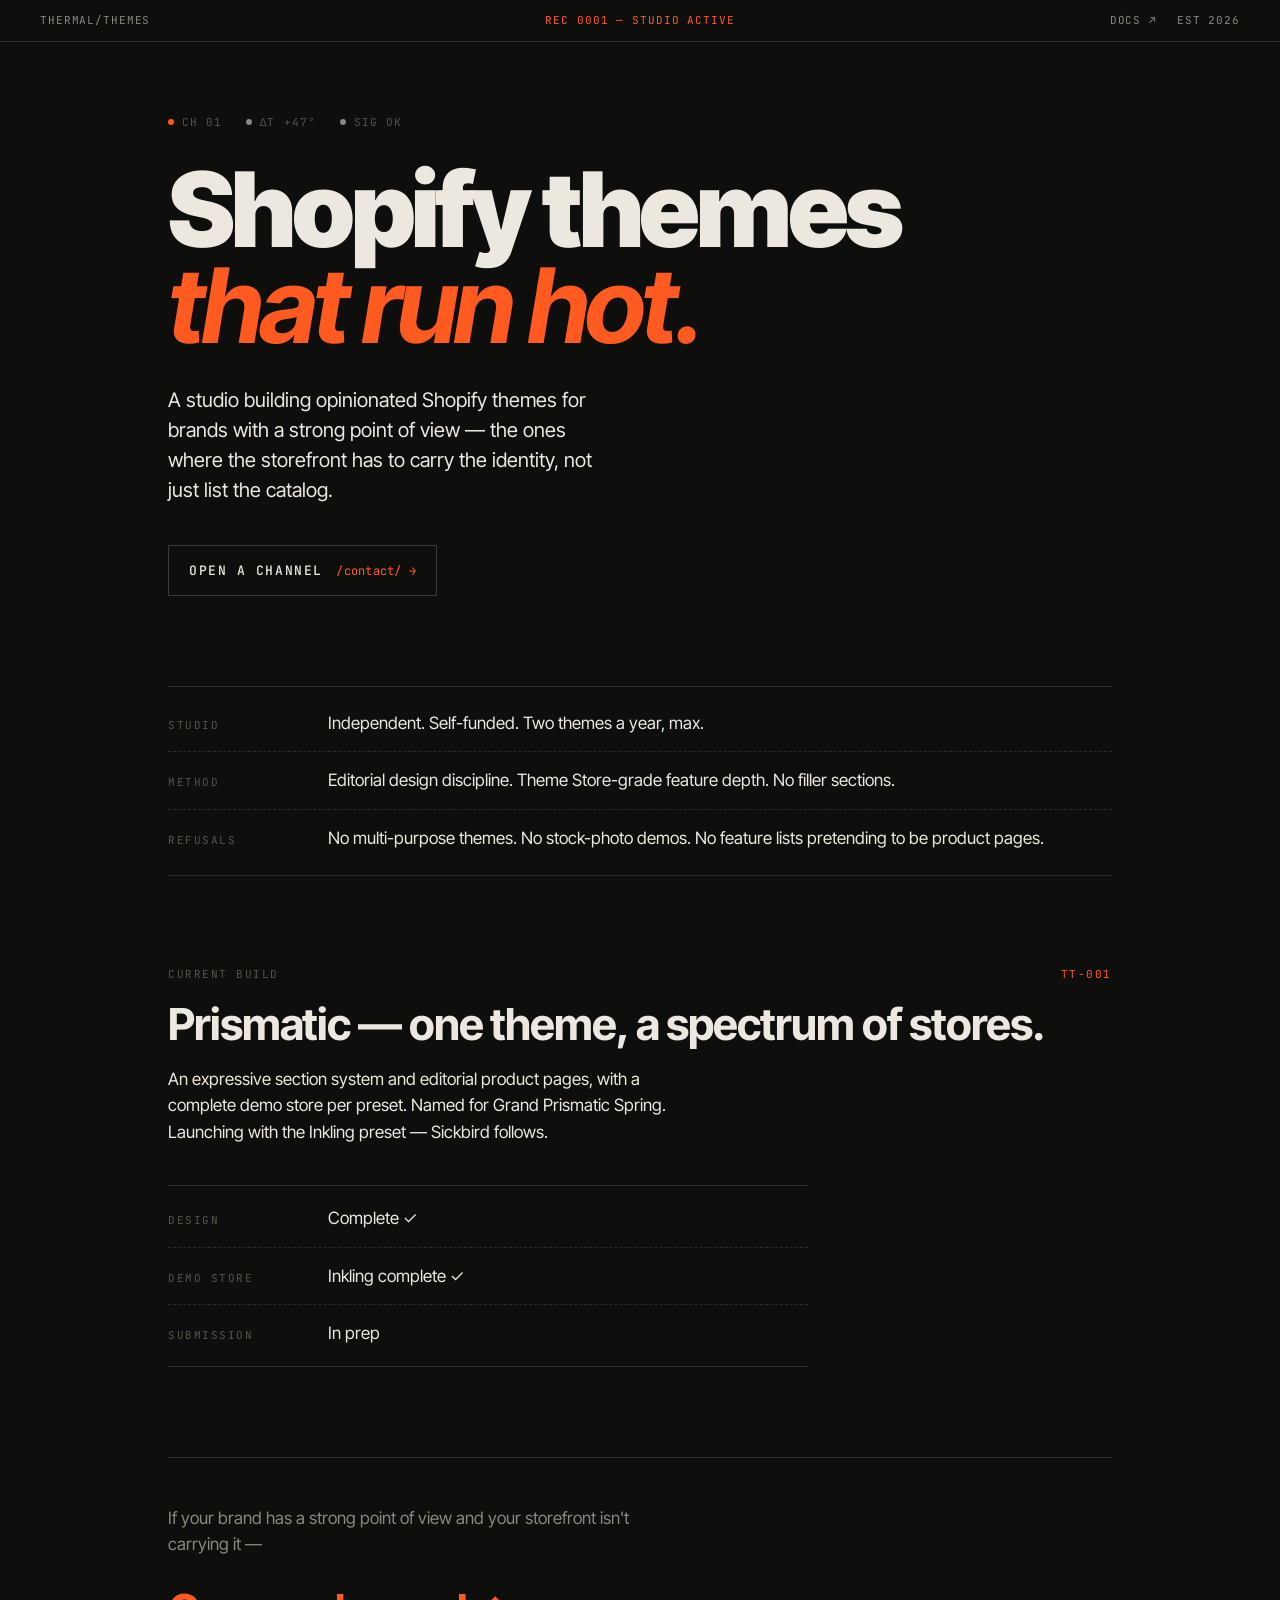
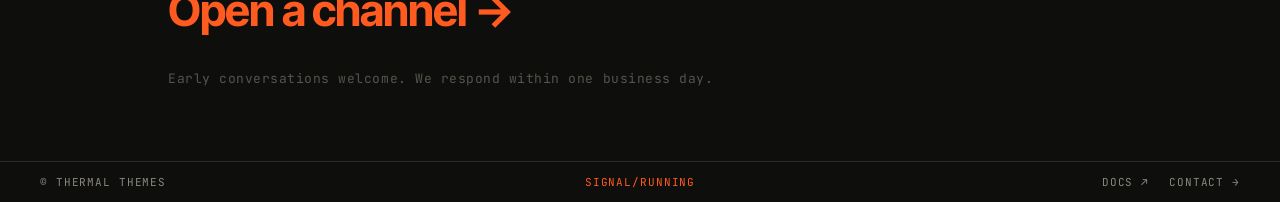
<file: index.html>
<!DOCTYPE html>
<html lang="en">
<head>
  <meta charset="UTF-8">
  <meta name="viewport" content="width=device-width, initial-scale=1.0">
  <title>Thermal Themes</title>
  <meta name="description" content="A studio building opinionated Shopify themes for brands with a strong point of view — storefronts that carry the identity, not just list the catalog.">
  <link rel="preconnect" href="https://fonts.googleapis.com">
  <link rel="preconnect" href="https://fonts.gstatic.com" crossorigin>
  <link rel="stylesheet" href="https://fonts.googleapis.com/css2?family=JetBrains+Mono:wght@400;500;700&family=Inter+Tight:wght@400;500;700;900&display=swap">
  <link rel="stylesheet" href="style.css">
</head>
<body>
  <div class="grain"></div>

  <header class="bar bar--top">
    <span class="bar__item">THERMAL/THEMES</span>
    <span class="bar__item bar__item--center">REC 0001 — STUDIO ACTIVE</span>
    <span class="bar__item bar__item--right bar__item--nav">
      <a class="bar__link" href="https://docs.thermalthemes.com/">DOCS ↗</a>
      <span>EST 2026</span>
    </span>
  </header>

  <main class="stage">

    <section class="hero">
      <div class="hero__chrome">
        <span class="tick">CH 01</span>
        <span class="tick">∆T +47°</span>
        <span class="tick">SIG OK</span>
      </div>
      <h1 class="hero__title">
        <span class="hero__line">Shopify themes</span>
        <span class="hero__line hero__line--accent">that run hot.</span>
      </h1>
      <p class="hero__lede">
        A studio building opinionated Shopify themes for brands with a strong point of view — the ones where the storefront has to carry the identity, not just list the catalog.
      </p>
      <div class="hero__meta">
        <a class="cta" href="/contact/">
          <span class="cta__label">Open a channel</span>
          <span class="cta__addr">/contact/ →</span>
        </a>
      </div>
    </section>

    <section class="readout" aria-label="Studio status">
      <div class="readout__row">
        <span class="readout__key">STUDIO</span>
        <span class="readout__val">Independent. Self-funded. Two themes a year, max.</span>
      </div>
      <div class="readout__row">
        <span class="readout__key">METHOD</span>
        <span class="readout__val">Editorial design discipline. Theme Store-grade feature depth. No filler sections.</span>
      </div>
      <div class="readout__row">
        <span class="readout__key">REFUSALS</span>
        <span class="readout__val">No multi-purpose themes. No stock-photo demos. No feature lists pretending to be product pages.</span>
      </div>
    </section>

    <section class="dev">
      <div class="dev__head">
        <span class="dev__label">CURRENT BUILD</span>
        <span class="dev__id">TT-001</span>
      </div>
      <h2 class="dev__title">Prismatic — one theme, a spectrum of stores.</h2>
      <p class="dev__copy">
        An expressive section system and editorial product pages, with a complete demo store per preset. Named for Grand Prismatic Spring. Launching with the Inkling preset — Sickbird follows.
      </p>
      <div class="dev__status">
        <div class="readout__row">
          <span class="readout__key">DESIGN</span>
          <span class="readout__val">Complete ✓</span>
        </div>
        <div class="readout__row">
          <span class="readout__key">DEMO STORE</span>
          <span class="readout__val">Inkling complete ✓</span>
        </div>
        <div class="readout__row">
          <span class="readout__key">SUBMISSION</span>
          <span class="readout__val">In prep</span>
        </div>
      </div>
    </section>

    <section class="contact">
      <p class="contact__pre">If your brand has a strong point of view and your storefront isn't carrying it —</p>
      <a class="contact__link" href="/contact/">Open a channel →</a>
      <p class="contact__sub">Early conversations welcome. We respond within one business day.</p>
    </section>

  </main>

  <footer class="bar bar--bottom">
    <span class="bar__item">© THERMAL THEMES</span>
    <span class="bar__item bar__item--center">SIGNAL/RUNNING</span>
    <span class="bar__item bar__item--right bar__item--nav">
      <a class="bar__link" href="https://docs.thermalthemes.com/">DOCS ↗</a>
      <a class="bar__link" href="/contact/">CONTACT →</a>
    </span>
  </footer>
</body>
</html>
</file>
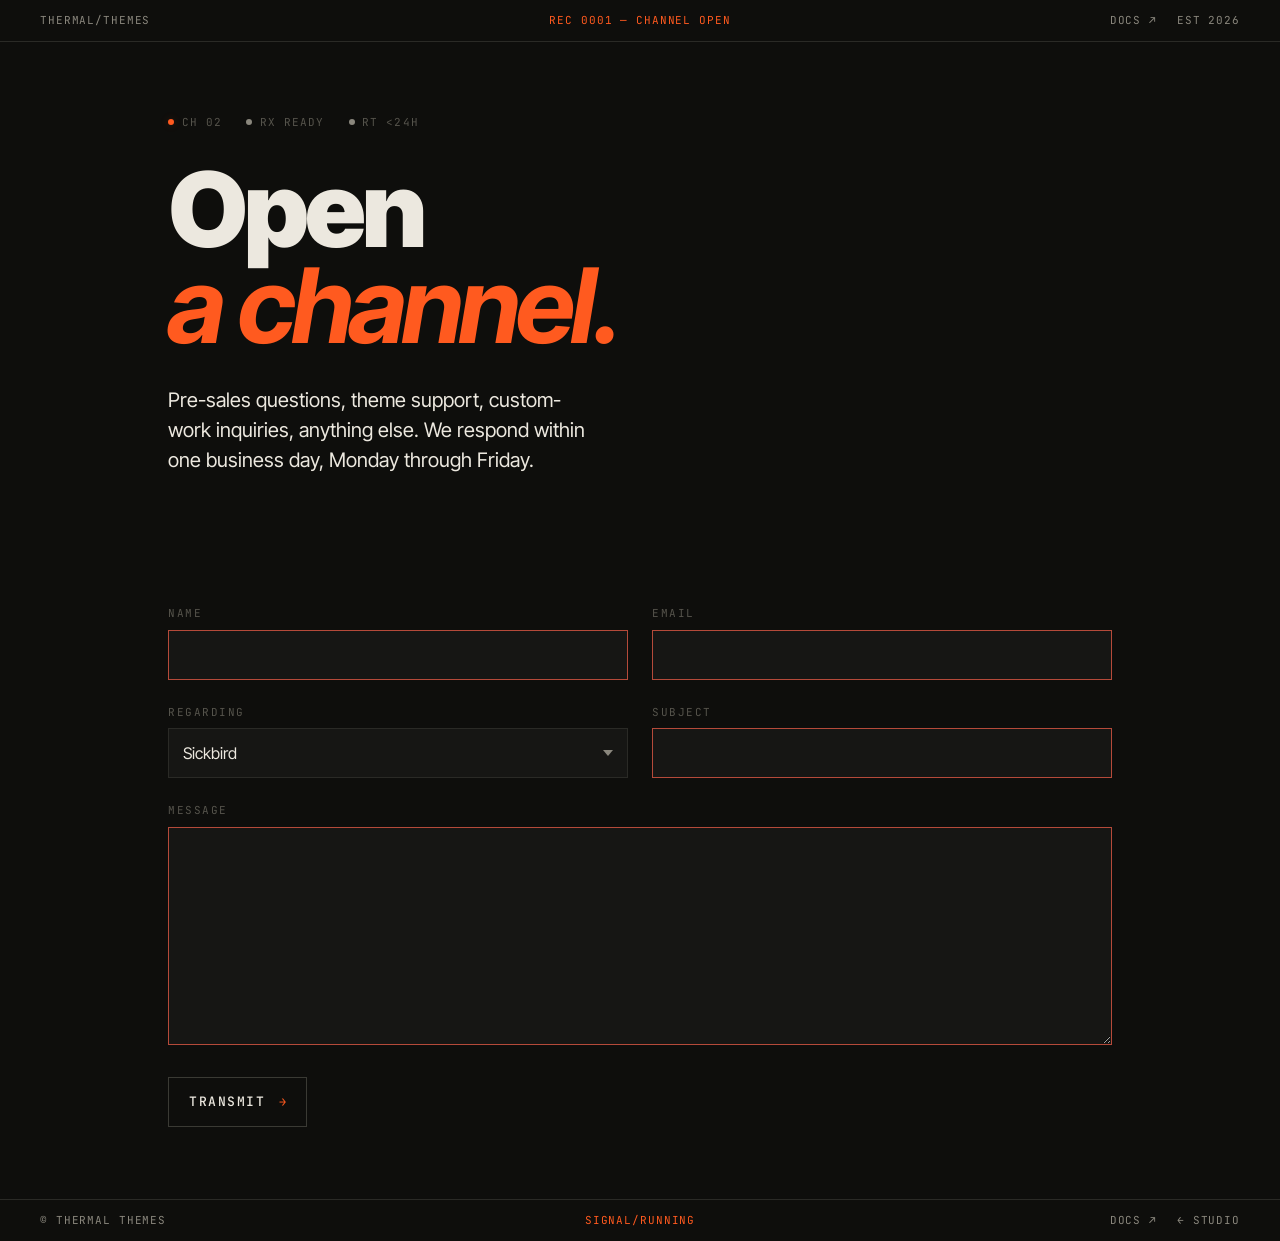
<file: contact/index.html>
<!DOCTYPE html>
<html lang="en">
<head>
  <meta charset="UTF-8">
  <meta name="viewport" content="width=device-width, initial-scale=1.0">
  <title>Contact — Thermal Themes</title>
  <meta name="description" content="Contact Thermal Themes. Pre-sales questions, theme support, custom work inquiries. Response within one business day.">
  <link rel="preconnect" href="https://fonts.googleapis.com">
  <link rel="preconnect" href="https://fonts.gstatic.com" crossorigin>
  <link rel="stylesheet" href="https://fonts.googleapis.com/css2?family=JetBrains+Mono:wght@400;500;700&family=Inter+Tight:wght@400;500;700;900&display=swap">
  <link rel="stylesheet" href="/style.css">
</head>
<body>
  <div class="grain"></div>

  <header class="bar bar--top">
    <a class="bar__item bar__link" href="/">THERMAL/THEMES</a>
    <span class="bar__item bar__item--center">REC 0001 — CHANNEL OPEN</span>
    <span class="bar__item bar__item--right bar__item--nav">
      <a class="bar__link" href="https://docs.thermalthemes.com/">DOCS ↗</a>
      <span>EST 2026</span>
    </span>
  </header>

  <main class="stage">

    <section class="hero">
      <div class="hero__chrome">
        <span class="tick">CH 02</span>
        <span class="tick">RX READY</span>
        <span class="tick">RT &lt;24H</span>
      </div>
      <h1 class="hero__title">
        <span class="hero__line">Open</span>
        <span class="hero__line hero__line--accent">a channel.</span>
      </h1>
      <p class="hero__lede">
        Pre-sales questions, theme support, custom-work inquiries, anything else. We respond within one business day, Monday through Friday.
      </p>
    </section>

    <section class="form-section" aria-label="Contact form">
      <form class="form" action="https://formspree.io/f/mnjrpjwd" method="POST" novalidate>
        <input type="hidden" name="_next" value="https://thermalthemes.com/contact/thanks/">
        <input type="hidden" name="_subject" value="thermalthemes.com — new contact form submission">

        <div class="form__row">
          <div class="field">
            <label class="field__label" for="name">NAME</label>
            <input class="field__input" type="text" id="name" name="name" required autocomplete="name">
          </div>
          <div class="field">
            <label class="field__label" for="email">EMAIL</label>
            <input class="field__input" type="email" id="email" name="email" required autocomplete="email">
          </div>
        </div>

        <div class="form__row">
          <div class="field">
            <label class="field__label" for="theme">REGARDING</label>
            <select class="field__input field__input--select" id="theme" name="theme" required>
              <option value="Sickbird">Sickbird</option>
              <option value="Pre-sales question">Pre-sales question</option>
              <option value="Custom work">Custom work</option>
              <option value="Other">Other</option>
            </select>
          </div>
          <div class="field">
            <label class="field__label" for="subject">SUBJECT</label>
            <input class="field__input" type="text" id="subject" name="subject" required>
          </div>
        </div>

        <div class="field">
          <label class="field__label" for="message">MESSAGE</label>
          <textarea class="field__input field__input--textarea" id="message" name="message" rows="8" required></textarea>
        </div>

        <div class="field field--honeypot" aria-hidden="true">
          <label for="_gotcha">Leave this field empty if you're human</label>
          <input type="text" id="_gotcha" name="_gotcha" tabindex="-1" autocomplete="off">
        </div>

        <div class="form__footer">
          <button class="cta cta--submit" type="submit">
            <span class="cta__label">Transmit</span>
            <span class="cta__addr">→</span>
          </button>
        </div>
      </form>
    </section>

  </main>

  <footer class="bar bar--bottom">
    <span class="bar__item">© THERMAL THEMES</span>
    <span class="bar__item bar__item--center">SIGNAL/RUNNING</span>
    <span class="bar__item bar__item--right bar__item--nav">
      <a class="bar__link" href="https://docs.thermalthemes.com/">DOCS ↗</a>
      <a class="bar__link" href="/">← STUDIO</a>
    </span>
  </footer>
</body>
</html>
</file>
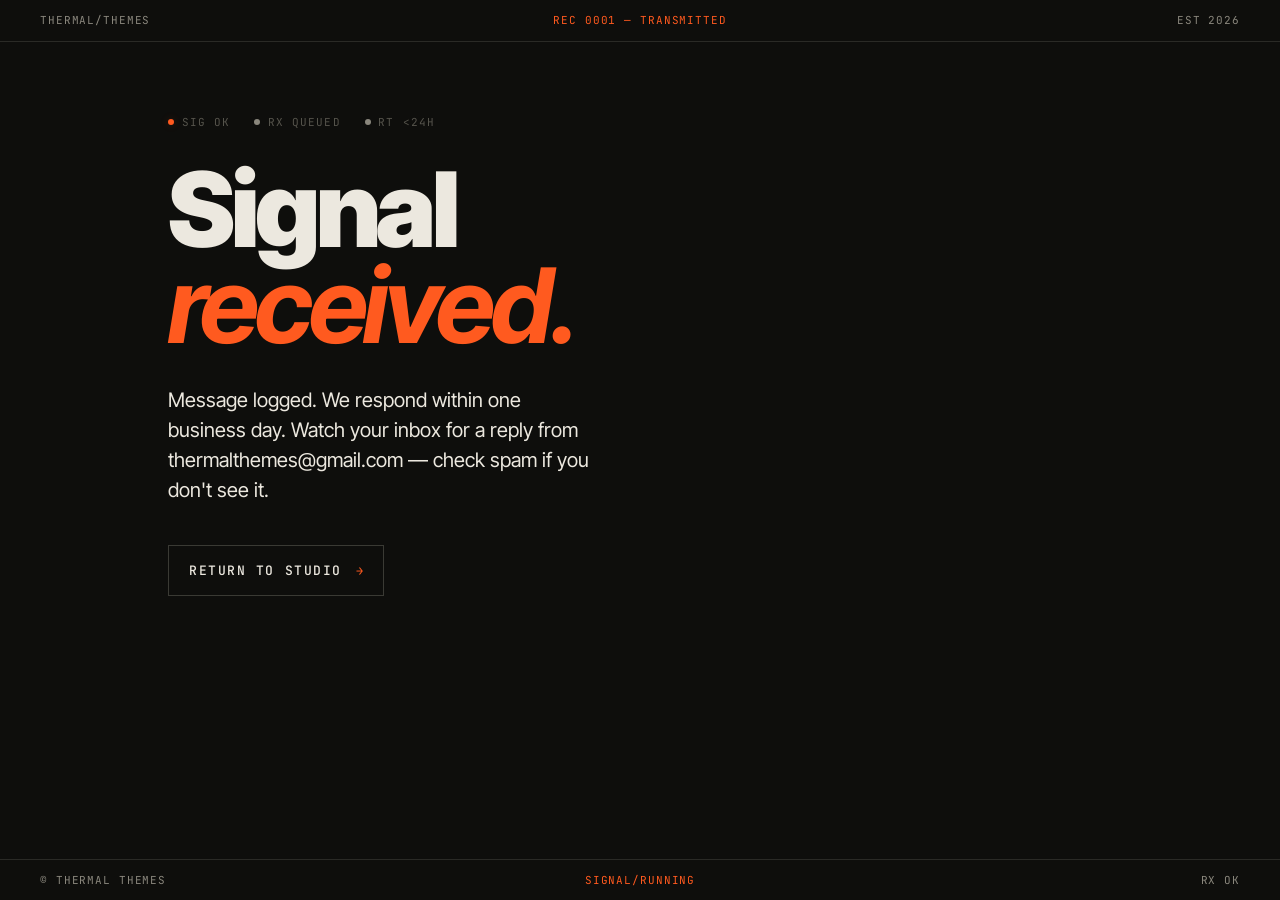
<file: contact/thanks/index.html>
<!DOCTYPE html>
<html lang="en">
<head>
  <meta charset="UTF-8">
  <meta name="viewport" content="width=device-width, initial-scale=1.0">
  <title>Signal received — Thermal Themes</title>
  <meta name="description" content="Your message has been received. We respond within one business day.">
  <meta name="robots" content="noindex">
  <link rel="preconnect" href="https://fonts.googleapis.com">
  <link rel="preconnect" href="https://fonts.gstatic.com" crossorigin>
  <link rel="stylesheet" href="https://fonts.googleapis.com/css2?family=JetBrains+Mono:wght@400;500;700&family=Inter+Tight:wght@400;500;700;900&display=swap">
  <link rel="stylesheet" href="/style.css">
</head>
<body>
  <div class="grain"></div>

  <header class="bar bar--top">
    <a class="bar__item bar__link" href="/">THERMAL/THEMES</a>
    <span class="bar__item bar__item--center">REC 0001 — TRANSMITTED</span>
    <span class="bar__item bar__item--right">EST 2026</span>
  </header>

  <main class="stage">

    <section class="hero">
      <div class="hero__chrome">
        <span class="tick">SIG OK</span>
        <span class="tick">RX QUEUED</span>
        <span class="tick">RT &lt;24H</span>
      </div>
      <h1 class="hero__title">
        <span class="hero__line">Signal</span>
        <span class="hero__line hero__line--accent">received.</span>
      </h1>
      <p class="hero__lede">
        Message logged. We respond within one business day. Watch your inbox for a reply from thermalthemes@gmail.com — check spam if you don't see it.
      </p>
      <div class="hero__meta">
        <a class="cta" href="/">
          <span class="cta__label">Return to studio</span>
          <span class="cta__addr">→</span>
        </a>
      </div>
    </section>

  </main>

  <footer class="bar bar--bottom">
    <span class="bar__item">© THERMAL THEMES</span>
    <span class="bar__item bar__item--center">SIGNAL/RUNNING</span>
    <span class="bar__item bar__item--right">RX OK</span>
  </footer>
</body>
</html>
</file>
<file: style.css>
/* ─────────────────────────────────────────────────────────────
   THERMAL THEMES — instrumentation register
   Dark stage. Mono data. Single heat accent. Real swing.
   ───────────────────────────────────────────────────────────── */

:root {
  --bg:        #0e0e0c;       /* deep neutral, slightly warm */
  --bg-2:      #161614;
  --line:      #2a2a26;
  --line-hot:  #3a3a34;
  --ink:       #ece8df;       /* warm bone */
  --ink-mid:   #8a877d;
  --ink-dim:   #56544c;
  --heat:      #ff5a1f;       /* the one accent. don't add more. */
  --heat-low:  #ff5a1f33;

  --mono: "JetBrains Mono", "SF Mono", ui-monospace, monospace;
  --display: "Inter Tight", system-ui, sans-serif;

  --gutter: clamp(1.25rem, 4vw, 2.5rem);
  --measure: 64rem;
}

* { box-sizing: border-box; margin: 0; padding: 0; }

html { font-size: 16px; -webkit-text-size-adjust: 100%; }

body {
  background: var(--bg);
  color: var(--ink);
  font-family: var(--display);
  font-weight: 400;
  line-height: 1.5;
  font-feature-settings: "kern", "liga", "ss01";
  -webkit-font-smoothing: antialiased;
  -moz-osx-font-smoothing: grayscale;
  min-height: 100vh;
  display: flex;
  flex-direction: column;
  position: relative;
  overflow-x: hidden;
}

::selection { background: var(--heat); color: var(--bg); }

/* ─── Grain overlay ──────────────────────────────────────── */

.grain {
  position: fixed;
  inset: 0;
  pointer-events: none;
  z-index: 1;
  opacity: 0.06;
  mix-blend-mode: overlay;
  background-image: url("data:image/svg+xml;utf8,<svg xmlns='http://www.w3.org/2000/svg' width='200' height='200'><filter id='n'><feTurbulence type='fractalNoise' baseFrequency='0.9' numOctaves='2' stitchTiles='stitch'/><feColorMatrix values='0 0 0 0 0 0 0 0 0 0 0 0 0 0 0 0 0 0 0.5 0'/></filter><rect width='200' height='200' filter='url(%23n)'/></svg>");
}

/* ─── Top / Bottom system bars ───────────────────────────── */

.bar {
  position: relative;
  z-index: 2;
  display: grid;
  grid-template-columns: 1fr 1fr 1fr;
  align-items: center;
  padding: 0.75rem var(--gutter);
  font-family: var(--mono);
  font-size: 0.6875rem;
  letter-spacing: 0.08em;
  color: var(--ink-mid);
  border-bottom: 1px solid var(--line);
}

.bar--bottom {
  border-bottom: none;
  border-top: 1px solid var(--line);
  margin-top: auto;
}

.bar__item--center { text-align: center; color: var(--heat); }
.bar__item--right  { text-align: right; }

.bar__item--nav {
  display: flex;
  justify-content: flex-end;
  align-items: center;
  gap: 1.25rem;
}

/* ─── Stage ──────────────────────────────────────────────── */

.stage {
  position: relative;
  z-index: 2;
  width: 100%;
  max-width: var(--measure);
  margin: 0 auto;
  padding: clamp(3rem, 8vh, 5rem) var(--gutter);
  display: flex;
  flex-direction: column;
  gap: clamp(4rem, 10vh, 7rem);
}

/* ─── Hero ───────────────────────────────────────────────── */

.hero { position: relative; }

.hero__chrome {
  display: flex;
  gap: 1.5rem;
  margin-bottom: 2rem;
  font-family: var(--mono);
  font-size: 0.6875rem;
  letter-spacing: 0.1em;
}

.tick {
  color: var(--ink-dim);
  position: relative;
  padding-left: 0.85rem;
}

.tick::before {
  content: "";
  position: absolute;
  left: 0;
  top: 50%;
  width: 6px;
  height: 6px;
  background: var(--heat);
  border-radius: 50%;
  transform: translateY(-50%);
  box-shadow: 0 0 8px var(--heat-low);
}

.tick:nth-child(2)::before { background: var(--ink-mid); box-shadow: none; }
.tick:nth-child(3)::before { background: var(--ink-mid); box-shadow: none; }

.hero__title {
  font-family: var(--display);
  font-weight: 900;
  font-size: clamp(2.75rem, 9vw, 6.5rem);
  line-height: 0.92;
  letter-spacing: -0.04em;
  margin-bottom: 2rem;
}

.hero__line { display: block; }

.hero__line--accent {
  color: var(--heat);
  font-style: italic;
  font-weight: 700;
}

.hero__lede {
  max-width: 36ch;
  font-size: clamp(1.0625rem, 1.8vw, 1.25rem);
  line-height: 1.5;
  color: var(--ink);
  margin-bottom: 2.5rem;
}

.hero__meta { display: flex; align-items: center; gap: 2rem; flex-wrap: wrap; }

.cta {
  display: inline-flex;
  align-items: baseline;
  gap: 0.85rem;
  padding: 0.9rem 1.25rem;
  border: 1px solid var(--line-hot);
  text-decoration: none;
  font-family: var(--mono);
  font-size: 0.8125rem;
  letter-spacing: 0.04em;
  color: var(--ink);
  transition: border-color 200ms ease, background 200ms ease;
}

.cta:hover {
  border-color: var(--heat);
  background: rgba(255, 90, 31, 0.04);
}

.cta__label {
  text-transform: uppercase;
  letter-spacing: 0.12em;
  font-weight: 500;
}

.cta__addr {
  color: var(--heat);
  font-size: 0.75rem;
  letter-spacing: 0.02em;
}

/* ─── Readout (status rows) ──────────────────────────────── */

.readout {
  border-top: 1px solid var(--line);
  border-bottom: 1px solid var(--line);
  padding: 0.5rem 0;
}

.readout__row {
  display: grid;
  grid-template-columns: 8.5rem 1fr;
  gap: 1.5rem;
  padding: 1rem 0;
  border-bottom: 1px dashed var(--line);
  align-items: baseline;
}

.readout__row:last-child { border-bottom: none; }

.readout__key {
  font-family: var(--mono);
  font-size: 0.6875rem;
  letter-spacing: 0.14em;
  color: var(--ink-dim);
  text-transform: uppercase;
}

.readout__val {
  font-family: var(--display);
  font-size: 1.0625rem;
  line-height: 1.45;
  color: var(--ink);
}

/* ─── Current build ──────────────────────────────────────── */

.dev { position: relative; }

.dev__head {
  display: flex;
  justify-content: space-between;
  align-items: center;
  margin-bottom: 1.25rem;
  font-family: var(--mono);
  font-size: 0.6875rem;
  letter-spacing: 0.14em;
  color: var(--ink-dim);
  text-transform: uppercase;
}

.dev__id { color: var(--heat); }

.dev__title {
  font-family: var(--display);
  font-weight: 700;
  font-size: clamp(1.875rem, 4vw, 2.75rem);
  line-height: 1;
  letter-spacing: -0.025em;
  margin-bottom: 1.25rem;
}

.dev__copy {
  max-width: 50ch;
  font-size: 1.0625rem;
  line-height: 1.55;
  color: var(--ink);
  margin-bottom: 2.5rem;
}

.dev__status {
  max-width: 40rem;
  border-top: 1px solid var(--line);
  border-bottom: 1px solid var(--line);
  padding: 0.25rem 0;
}

/* ─── Contact ────────────────────────────────────────────── */

.contact {
  border-top: 1px solid var(--line);
  padding-top: 3rem;
}

.contact__pre {
  font-family: var(--display);
  font-size: 1.0625rem;
  color: var(--ink-mid);
  max-width: 50ch;
  margin-bottom: 1.25rem;
}

.contact__link {
  display: inline-block;
  font-family: var(--display);
  font-weight: 700;
  font-size: clamp(1.75rem, 4.5vw, 2.75rem);
  letter-spacing: -0.025em;
  color: var(--heat);
  text-decoration: none;
  border-bottom: 2px solid transparent;
  padding-bottom: 0.1em;
  transition: border-color 200ms ease;
  margin-bottom: 1.25rem;
}

.contact__link:hover {
  border-bottom-color: var(--heat);
}

.contact__sub {
  font-family: var(--mono);
  font-size: 0.8125rem;
  letter-spacing: 0.04em;
  color: var(--ink-dim);
}

/* ─── Bar link ───────────────────────────────────────────── */

.bar__link {
  color: inherit;
  text-decoration: none;
  transition: color 200ms ease;
}

.bar__link:hover { color: var(--heat); }

/* ─── Contact form ───────────────────────────────────────── */

.form-section { position: relative; }

.form {
  display: grid;
  gap: 1.5rem;
}

.form__row {
  display: grid;
  grid-template-columns: 1fr 1fr;
  gap: 1.5rem;
}

.field { display: flex; flex-direction: column; gap: 0.5rem; position: relative; }

.field__label {
  font-family: var(--mono);
  font-size: 0.6875rem;
  letter-spacing: 0.14em;
  color: var(--ink-dim);
  text-transform: uppercase;
}

.field__input {
  font-family: var(--display);
  font-size: 1rem;
  line-height: 1.5;
  color: var(--ink);
  background: var(--bg-2);
  border: 1px solid var(--line);
  border-radius: 0;
  padding: 0.75rem 0.85rem;
  width: 100%;
  transition: border-color 200ms ease, background 200ms ease;
  appearance: none;
  -webkit-appearance: none;
}

.field__input:hover  { border-color: var(--line-hot); }
.field__input:focus  {
  outline: none;
  border-color: var(--heat);
  background: rgba(255, 90, 31, 0.04);
}

.field__input::placeholder { color: var(--ink-dim); }

.field__input--textarea {
  resize: vertical;
  min-height: 8rem;
  font-family: var(--display);
}

.field__input--select {
  background-image: url("data:image/svg+xml;utf8,<svg xmlns='http://www.w3.org/2000/svg' width='10' height='6' viewBox='0 0 10 6'><path fill='%238a877d' d='M0 0l5 6 5-6z'/></svg>");
  background-repeat: no-repeat;
  background-position: right 0.85rem center;
  padding-right: 2.25rem;
  cursor: pointer;
}

.field__input--select:focus {
  background-image: url("data:image/svg+xml;utf8,<svg xmlns='http://www.w3.org/2000/svg' width='10' height='6' viewBox='0 0 10 6'><path fill='%23ff5a1f' d='M0 0l5 6 5-6z'/></svg>");
}

.field__input:invalid:not(:placeholder-shown):not(:focus) {
  border-color: #b54a3a;
}

/* Honeypot — visually hidden, accessibility hidden, off-screen */
.field--honeypot {
  position: absolute;
  left: -9999px;
  top: -9999px;
  opacity: 0;
  pointer-events: none;
  height: 0;
  width: 0;
  overflow: hidden;
}

.form__footer {
  display: flex;
  align-items: center;
  gap: 2rem;
  flex-wrap: wrap;
  margin-top: 0.5rem;
}

.cta--submit {
  cursor: pointer;
  background: transparent;
  font: inherit;
  font-family: var(--mono);
  font-size: 0.8125rem;
  letter-spacing: 0.04em;
}

/* ─── Mobile tightening ──────────────────────────────────── */

@media (max-width: 600px) {
  .bar__item--center { display: none; }
  .bar { grid-template-columns: 1fr 1fr; }

  .hero__chrome { gap: 1rem; flex-wrap: wrap; }

  .readout__row {
    grid-template-columns: 1fr;
    gap: 0.4rem;
  }

  .form__row { grid-template-columns: 1fr; gap: 1.25rem; }
  .form { gap: 1.25rem; }
}
</file>
